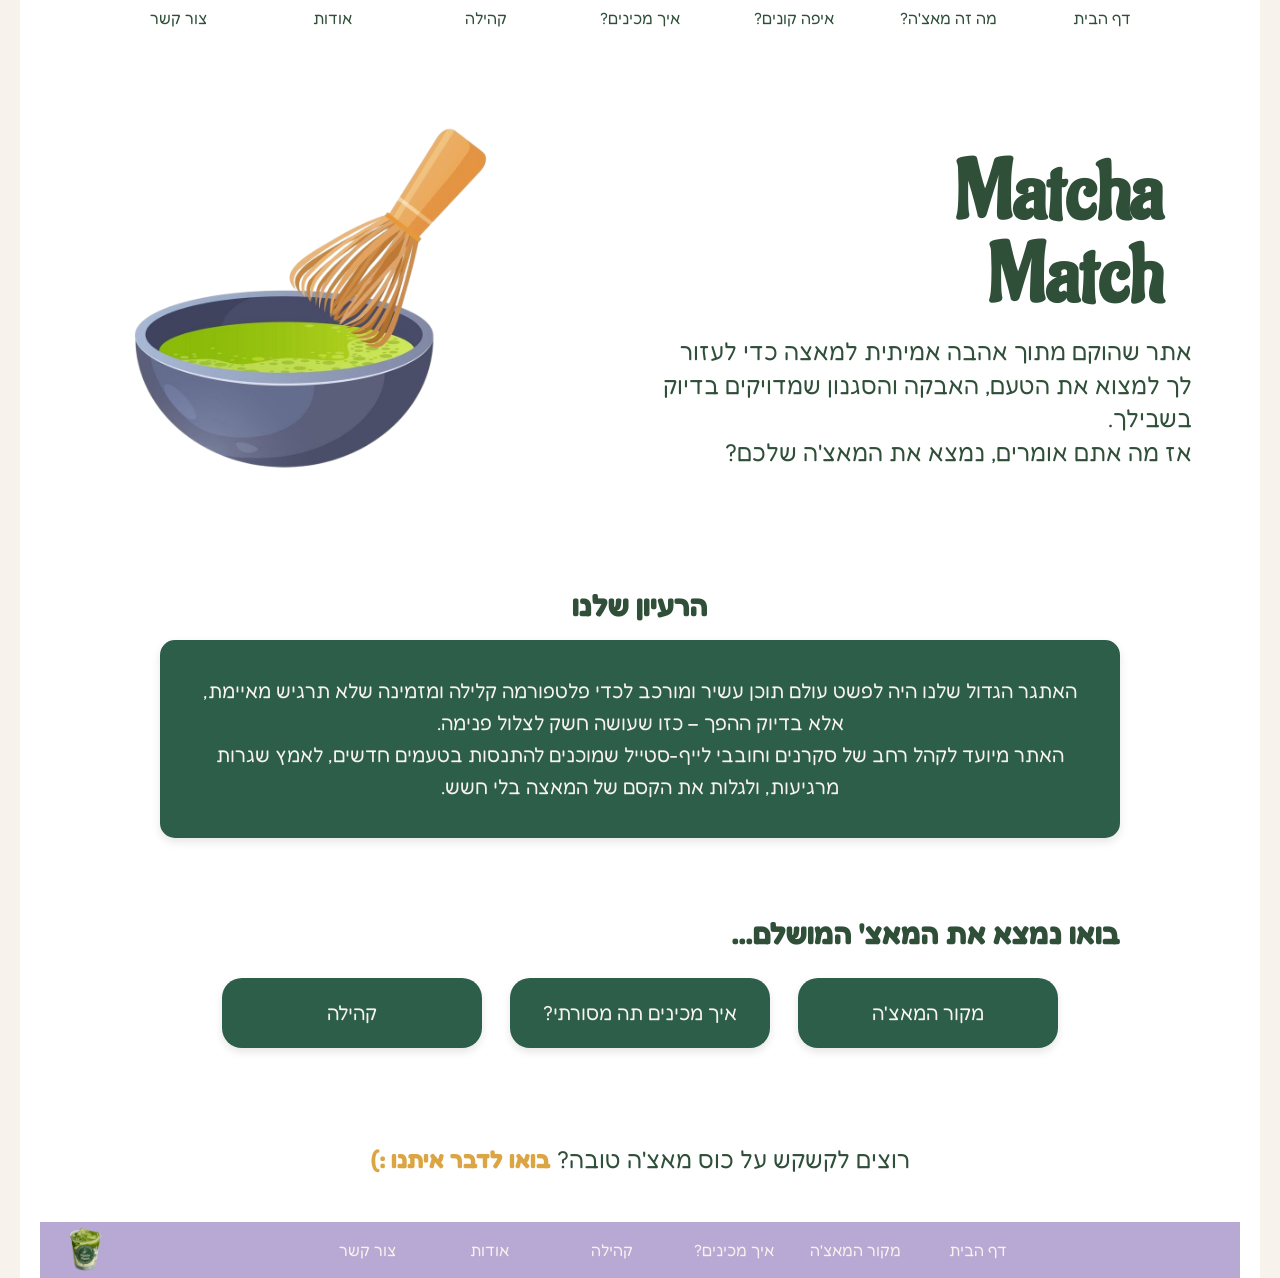
<file: index.html>
﻿<!DOCTYPE html>
<html lang="he">
<head>
    <meta charset="utf-8" />
    <title>דף הבית | Matcha Match</title>
    <meta name="description" content="אתר שמספק מידע על מאצ'ה" />
    <meta name="author" content="נויה מרקוס ומיטל כהן" />
    <meta name="viewport" content="width=device-width, initial-scale=1.0, user-scalable=yes" />
    
    <link rel="icon" href="images/logo.png" />
    
    <link href="styles/reset.css" rel="stylesheet" />
    <link href="styles/myStyle.css" rel="stylesheet" />
</head>
<body>
<div id="container">

    <!-- בר ניווט עליון-->
    <nav aria-label="תפריט עליון">
        <ul class="main-menu">
            <li><a href="index.html">דף הבית</a></li>
            <li>
                <a href="#">מה זה מאצ'ה?</a>
                <ul class="sub-menu">
                    <li><a href="origin.html">מקור המאצ'ה</a></li>
                    <li><a href="#" class="notActive">סוגים ודרגות איכות</a></li>
                </ul>
            </li>
            <li>
                <a href="#">איפה קונים?</a>
                <ul class="sub-menu">
                    <li><a href="#" class="notActive">חנויות</a></li>
                    <li><a href="#" class="notActive">בתי קפה</a></li>
                </ul>
            </li>
            <li>
                <a href="#">איך מכינים?</a>
                <ul class="sub-menu">
                    <li><a href="traditional.html">תה מסורתי</a></li>
                    <li><a href="#" class="notActive">מתכוני עוגיות</a></li>
                </ul>
            </li>
            <li><a href="#" class="notActive">קהילה</a></li>
            <li>
                <a href="#">אודות</a>
                <ul class="sub-menu">
                    <li><a href="about.html">קצת עלינו</a></li>
                    <li><a href="siteMap.html">מפת אתר</a></li>
                </ul>
            </li>
            <li><a href="contactUs.html">צור קשר</a></li>
        </ul>
    </nav>

    <!-- פתיח האתר -->
    <header class="hero-section">
        <div class="hero-right">
            <h1 class="text-logo">
                <span class="logo-line1">Matcha</span><br>
                <span class="logo-line2">Match</span>
            </h1>
            <p>אתר שהוקם מתוך אהבה אמיתית למאצה כדי לעזור לך למצוא את הטעם, האבקה והסגנון שמדויקים בדיוק בשבילך.<br>
                אז מה אתם אומרים, נמצא את המאצ'ה שלכם?</p>
        </div>
        <div class="hero-left">
            <img src="images/matcha_kit.png" alt="ערכת הכנת מאצ'ה" title="ערכת מאצ'ה" />
        </div>
    </header>

    <main>
        <!-- הריבוע המרכזי -->
        <section class="our-idea-box">
            <h2>הרעיון שלנו</h2>
            <p>האתגר הגדול שלנו היה לפשט עולם תוכן עשיר ומורכב לכדי פלטפורמה קלילה ומזמינה שלא תרגיש מאיימת, אלא בדיוק ההפך – כזו שעושה חשק לצלול פנימה.<br> האתר מיועד לקהל רחב של סקרנים וחובבי לייף-סטייל שמוכנים להתנסות בטעמים חדשים, לאמץ שגרות מרגיעות, ולגלות את הקסם של המאצה בלי חשש.</p>
        </section>

        <!-- אזור הריבועים הלחיצים -->
        <section class="clickable-squares-section">
            <h2> בואו נמצא את המאצ' המושלם...</h2>
            <div class="squares-container">
                <a href="origin.html" class="square-link">מקור המאצ'ה</a>
                <a href="traditional.html" class="square-link">איך מכינים תה מסורתי?</a>
                <a href=# class="square-link notActive">קהילה</a>
            </div>
        </section>

        <!-- שורת צור קשר -->
        <section class="contact-row">
            <p>רוצים לקשקש על כוס מאצ'ה טובה? <a href="contactUs.html">בואו לדבר איתנו :)</a></p>
        </section>
    </main>
    <footer>
        <!-- תמונת כוס המאצ'ה -->
        <div class="footer-right">
            <img src="images/logo.png" alt="כוס מאצ'ה קרה" class="footer-cup-img" />
        </div>

        <div class="footer-left">
            <nav aria-label="תפריט תחתון">
                <ul class="main-menu">
                    <li><a href="index.html">דף הבית</a></li>
                    <li><a href="origin.html">מקור המאצ'ה</a></li>
                    <li><a href="traditional.html">איך מכינים?</a></li>
                    <li><a href="#" class="notActive">קהילה</a></li>
                    <li><a href="about.html">אודות</a></li>
                    <li><a href="contactUs.html">צור קשר</a></li>
                </ul>
            </nav>
        </div>
        </footer>
    
</div>
</body>
</html>
</file>
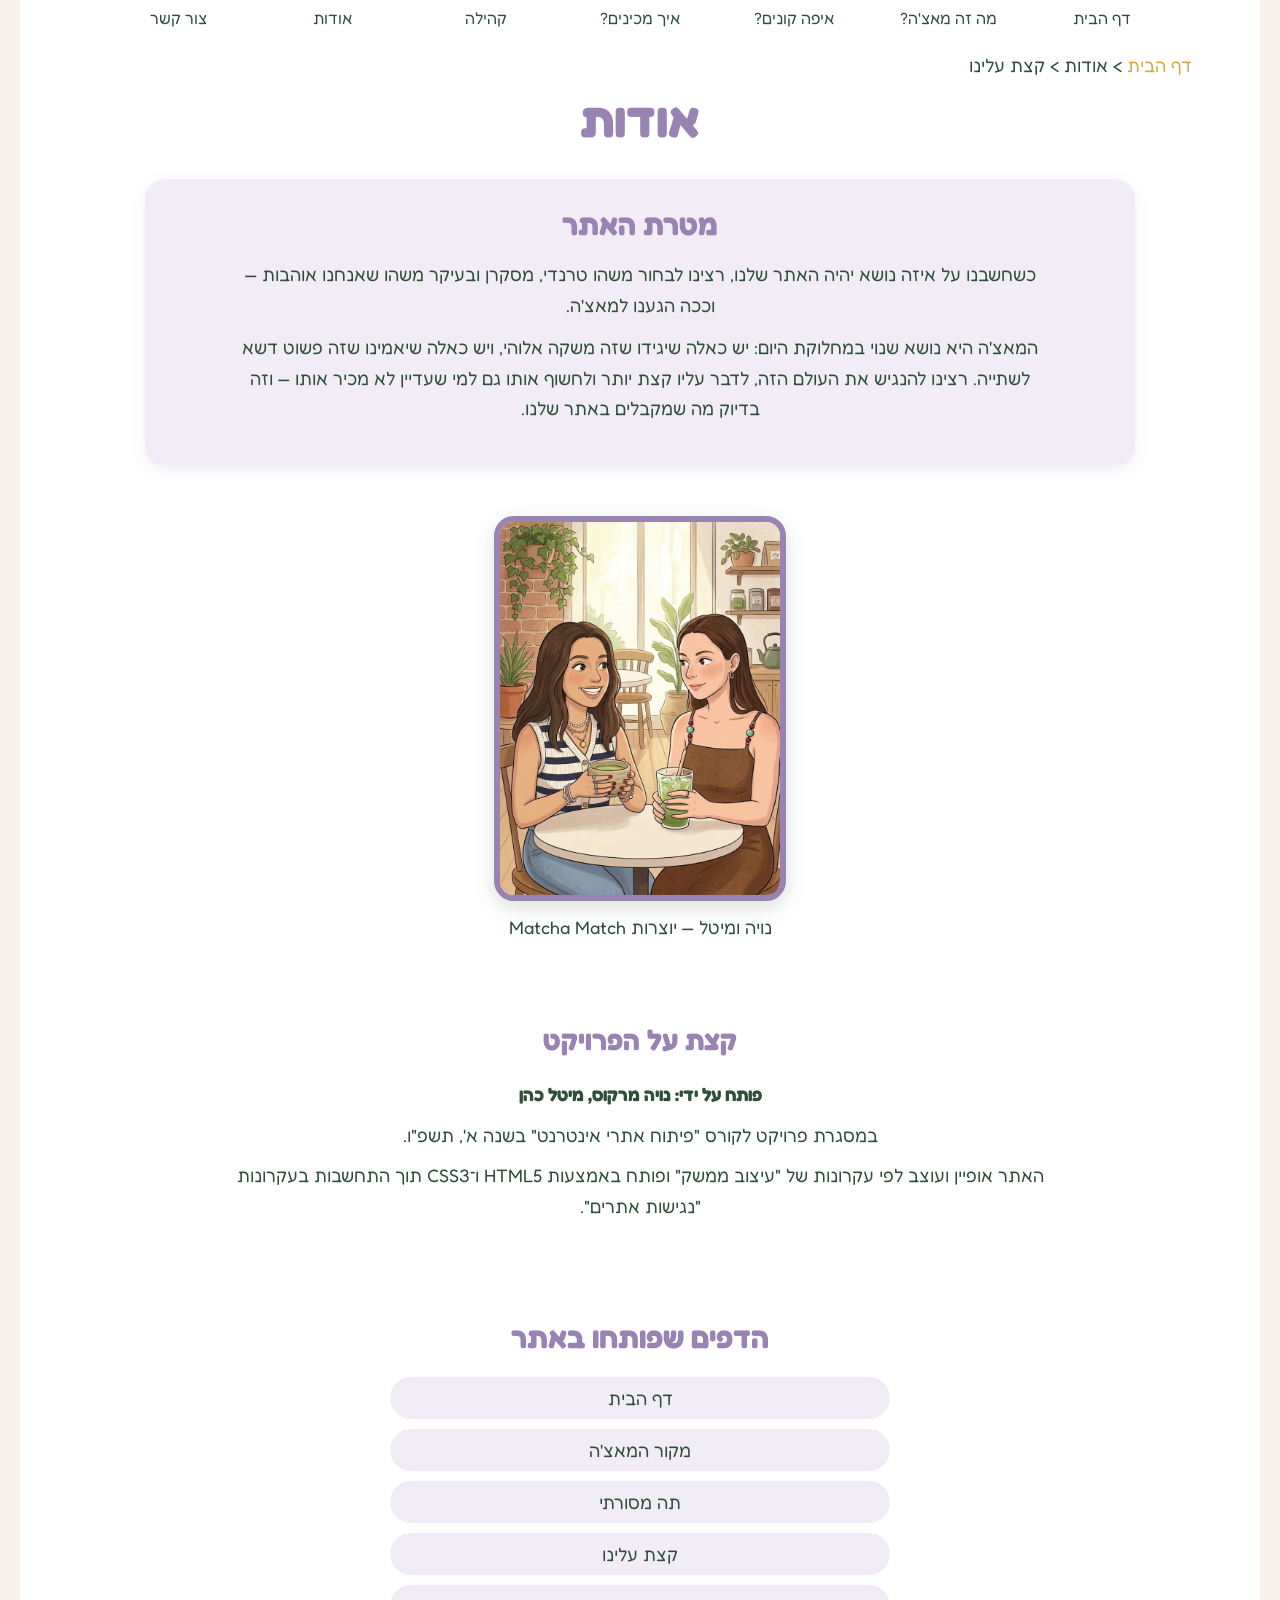
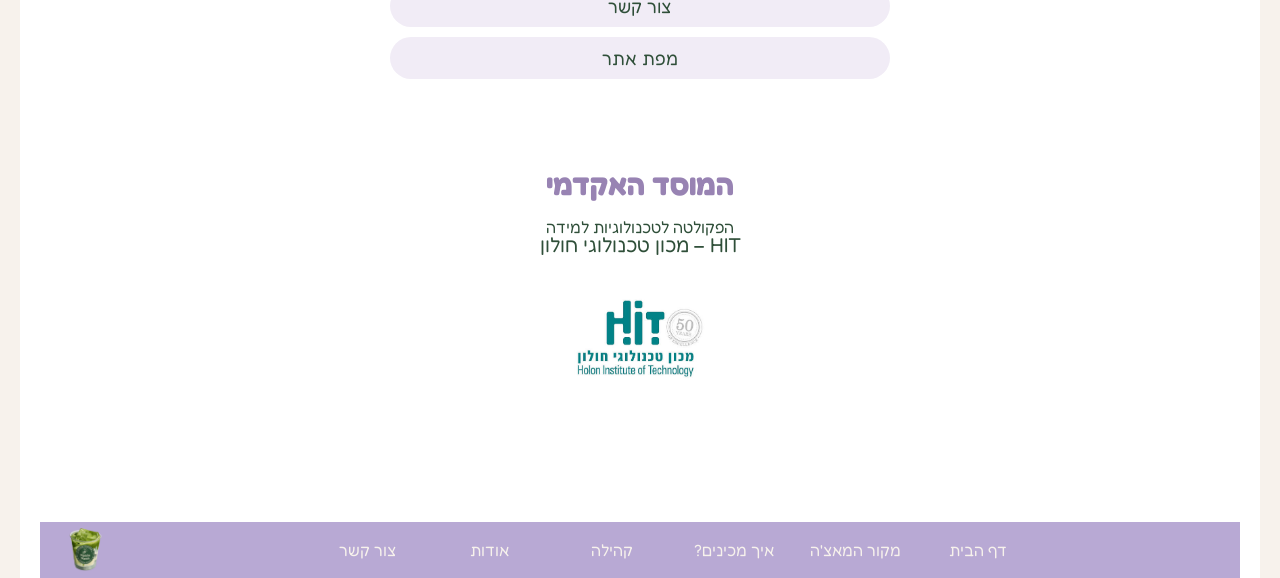
<file: about.html>
<!DOCTYPE html>
<html lang="he">

<head>

    <meta charset="utf-8" />

    <title>אודות | Matcha Match</title>

    <meta name="description" content="קצת עלינו ועל אתר Matcha Match" />

    <meta name="author" content="נויה מרקוס ומיטל כהן" />

    <meta name="viewport" content="width=device-width, initial-scale=1.0, user-scalable=yes" />

    <link rel="icon" href="images/logo.png" />

    <link href="styles/reset.css" rel="stylesheet" />
    <link href="styles/myStyle.css" rel="stylesheet" />

</head>


<body>

<div id="container">


    <!--תפריט ניווט עליון-->

    <nav aria-label="תפריט עליון">

        <ul class="main-menu">

            <!-- דף הבית -->
            <li>
                <a href="index.html">דף הבית</a>
            </li>


            <!-- מה זה מאצ'ה? -->
            <li>

                <a href="#">מה זה מאצ'ה?</a>

                <ul class="sub-menu">

                    <li>
                        <a href="origin.html">מקור המאצ'ה</a>
                    </li>

                    <li>
                        <a href="#" class="notActive">
                            סוגים ודרגות איכות
                        </a>
                    </li>

                </ul>

            </li>


            <!-- איפה קונים? -->
            <li>

                <a href="#">איפה קונים?</a>

                <ul class="sub-menu">

                    <li>
                        <a href="#" class="notActive">
                            חנויות
                        </a>
                    </li>

                    <li>
                        <a href="#" class="notActive">
                            בתי קפה
                        </a>
                    </li>

                </ul>

            </li>


            <!-- איך מכינים? -->
            <li>

                <a href="#">איך מכינים?</a>

                <ul class="sub-menu">

                    <li>
                        <a href="traditional.html">
                            תה מסורתי
                        </a>
                    </li>

                    <li>
                        <a href="#" class="notActive">
                            מתכוני עוגיות
                        </a>
                    </li>

                </ul>

            </li>


            <!-- קהילה -->
            <li>
                <a href="#" class="notActive">קהילה</a>
            </li>


            <!-- אודות -->
            <li>

                <a href="#">אודות</a>

                <ul class="sub-menu">

                    <li>
                        <a href="about.html">
                            קצת עלינו
                        </a>
                    </li>

                    <li>
                        <a href="siteMap.html">
                            מפת אתר
                        </a>
                    </li>

                </ul>

            </li>


            <!-- צור קשר -->
            <li>
                <a href="contactUs.html">צור קשר</a>
            </li>

        </ul>

    </nav>


    <!--פירורי לחם-->

    <div class="breadcrumbs">

        <a href="index.html">דף הבית</a>

        &gt;

        <span class="notActive">
            אודות
        </span>

        &gt;

        קצת עלינו

    </div>


    <!-- כותרת ראשית-->

    <header class="about-header">

        <h1>
            אודות
        </h1>

    </header>


    <main>


        <!-- מטרת האתר-->

        <section class="about-purpose">

            <h2>
                מטרת האתר
            </h2>

            <p>
                כשחשבנו על איזה נושא יהיה האתר שלנו, רצינו לבחור משהו
                טרנדי, מסקרן ובעיקר משהו שאנחנו אוהבות — וככה הגענו למאצ'ה.
            </p>

            <p>
                המאצ'ה היא נושא שנוי במחלוקת היום: יש כאלה שיגידו שזה
                משקה אלוהי, ויש כאלה שיאמינו שזה פשוט דשא לשתייה.
                רצינו להנגיש את העולם הזה, לדבר עליו קצת יותר ולחשוף אותו
                גם למי שעדיין לא מכיר אותו — וזה בדיוק מה שמקבלים באתר שלנו.
            </p>

        </section>

        <section class="about-image-section">

            <img
                    src="images/noya_meytal.jpg"
                    alt="נויה ומיטל שותות מאצ'ה"
            />

            <p class="image-caption">
                נויה ומיטל — יוצרות Matcha Match
            </p>

        </section>

        <section class="project-info">

            <h2>
                קצת על הפרויקט
            </h2>

            <p>
                <strong>פותח על ידי: נויה מרקוס, מיטל כהן</strong>
            </p>

            <p>
                במסגרת פרויקט לקורס "פיתוח אתרי אינטרנט" בשנה א', תשפ"ו.
            </p>

            <p>
                האתר אופיין ועוצב לפי עקרונות של "עיצוב ממשק" ופותח באמצעות HTML5 ו־CSS3 תוך התחשבות בעקרונות "נגישות אתרים".
            </p>

        </section>
        

        <section class="developed-pages">

            <h2>
                הדפים שפותחו באתר
            </h2>

            <ul>

                <li>
                    <a href="index.html">
                        דף הבית
                    </a>
                </li>

                <li>
                    <a href="origin.html">
                        מקור המאצ'ה
                    </a>
                </li>

                <li>
                    <a href="traditional.html">
                        תה מסורתי
                    </a>
                </li>

                <li>
                    <a href="about.html">
                        קצת עלינו
                    </a>
                </li>

                <li>
                    <a href="contactUs.html">
                        צור קשר
                    </a>
                </li>

                <li>
                    <a href="siteMap.html">
                        מפת אתר
                    </a>
                </li>

            </ul>

        </section>
        
        <section class="hit-section">

            <h2>
                המוסד האקדמי
            </h2>
            <p>הפקולטה לטכנולוגיות למידה</p>
            <a
                    href="https://www.hit.ac.il/"
                    target="_blank"
                    rel="noopener noreferrer"
            >
                HIT – מכון טכנולוגי חולון
            </a>

            <a
                    href="https://www.hit.ac.il/"
                    target="_blank"
                    rel="noopener noreferrer"
            >
                <img
                        src="images/logo_hit.jpg"
                        alt="לוגו HIT - מכון טכנולוגי חולון"
                />

            </a>

        </section>


    </main>


    <!--תפריט ניווט תחתון-->

    <footer>

        <div class="footer-right">

            <img
                    src="images/logo.png"
                    alt="כוס מאצ'ה קרה"
                    class="footer-cup-img"
            />

        </div>

        <div class="footer-left">

            <nav aria-label="תפריט תחתון">

                <ul class="main-menu">

                    <li>
                        <a href="index.html">
                            דף הבית
                        </a>
                    </li>

                    <li>
                        <a href="origin.html">
                            מקור המאצ'ה
                        </a>
                    </li>

                    <li>
                        <a href="traditional.html">
                            איך מכינים?
                        </a>
                    </li>

                    <li><a href="#" class="notActive">קהילה</a></li>
                    
                    <li>
                        <a href="about.html">
                            אודות
                        </a>
                    </li>

                    <li>
                        <a href="contactUs.html">
                            צור קשר
                        </a>
                    </li>

                </ul>

            </nav>

        </div>

    </footer>
    
</div>

</body>

</html>
</file>
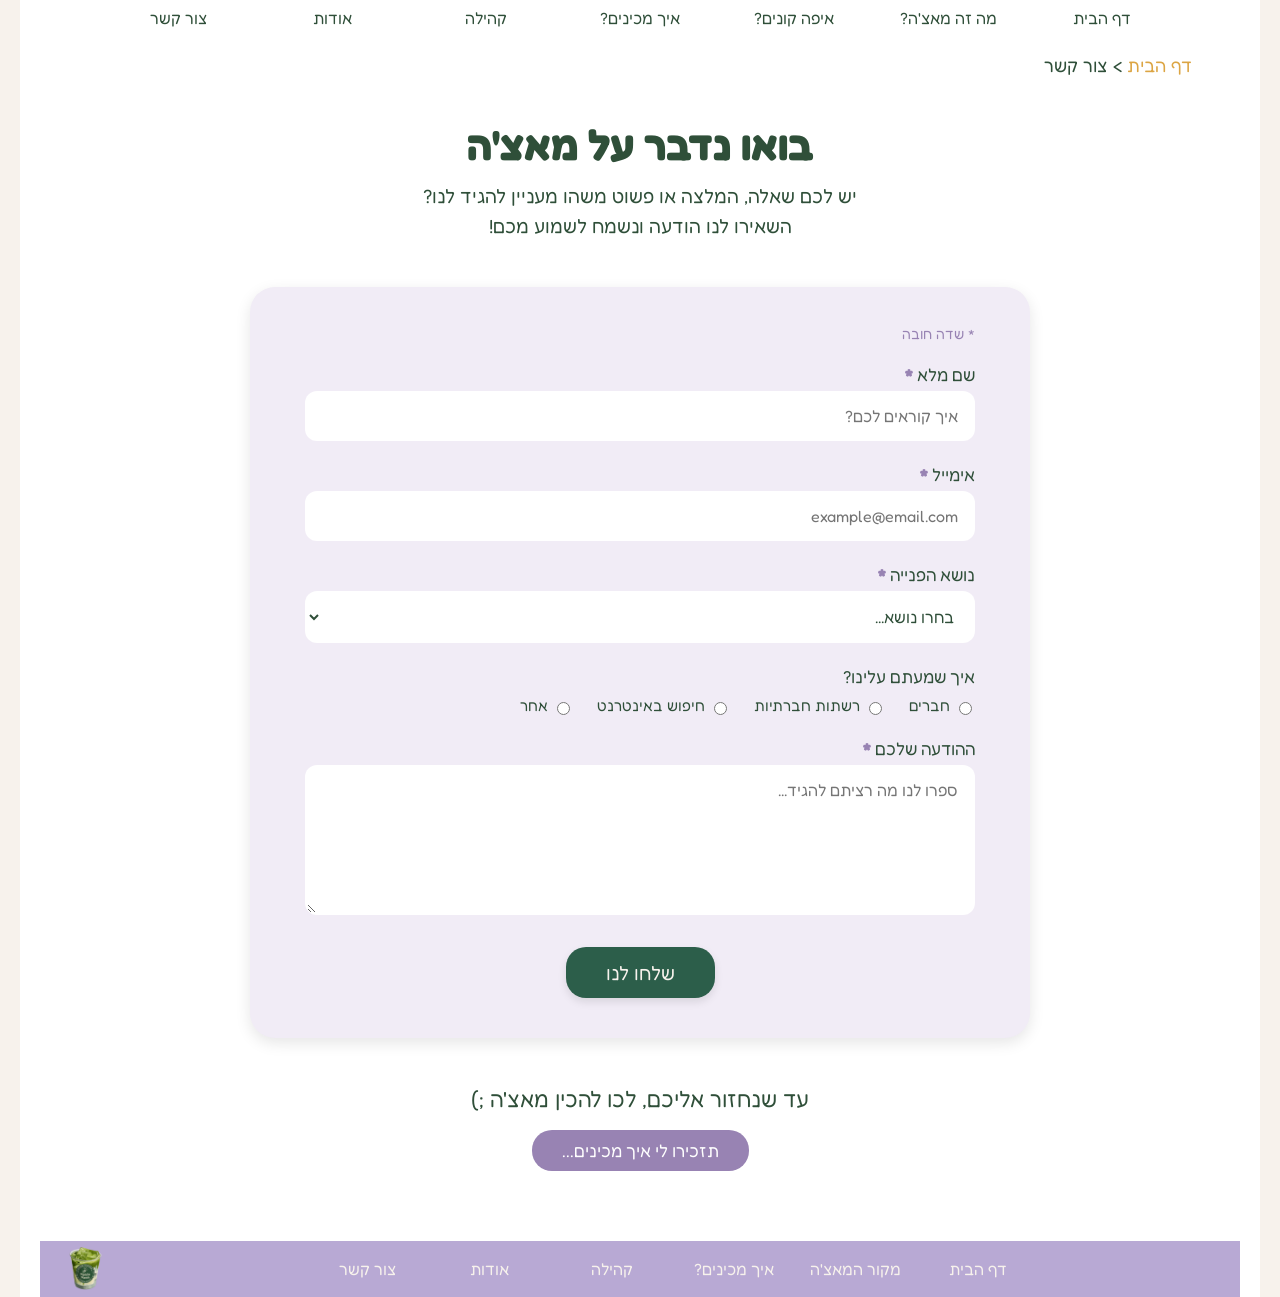
<file: contactUs.html>
<!DOCTYPE html>
<html lang="he">

<head>
    <meta charset="utf-8" />

    <title>צור קשר | Matcha Match</title>

    <meta name="description" content="עמוד צור קשר באתר Matcha Match" />
    <meta name="author" content="נויה מרקוס ומיטל כהן" />

    <meta name="viewport"
          content="width=device-width, initial-scale=1.0, user-scalable=yes" />

    <link rel="icon" href="images/logo.png" />

    <link href="styles/reset.css" rel="stylesheet" />
    <link href="styles/myStyle.css" rel="stylesheet" />
</head>

<body>

<div id="container">


    <!--תפריט עליון-->

    <nav aria-label="תפריט עליון">

        <ul class="main-menu">

            <li>
                <a href="index.html">דף הבית</a>
            </li>

            <li>
                <a href="#">מה זה מאצ'ה?</a>

                <ul class="sub-menu">

                    <li>
                        <a href="origin.html">מקור המאצ'ה</a>
                    </li>

                    <li>
                        <a href="#" class="notActive">סוגים ודרגות איכות</a>
                    </li>

                </ul>
            </li>


            <li>
                <a href="#">איפה קונים?</a>

                <ul class="sub-menu">

                    <li>
                        <a href="#" class="notActive">חנויות</a>
                    </li>

                    <li>
                        <a href="#" class="notActive">בתי קפה</a>
                    </li>

                </ul>
            </li>


            <li>
                <a href="#">איך מכינים?</a>

                <ul class="sub-menu">

                    <li>
                        <a href="traditional.html">תה מסורתי</a>
                    </li>

                    <li>
                        <a href="#" class="notActive">מתכוני עוגיות</a>
                    </li>

                </ul>
            </li>


            <!-- קהילה-->
            <li>
                <a href="#" class="notActive">קהילה</a>
            </li>


            <li>
                <a href="#">אודות</a>

                <ul class="sub-menu">

                    <li>
                        <a href="about.html">קצת עלינו</a>
                    </li>

                    <li>
                        <a href="siteMap.html">מפת אתר</a>
                    </li>

                </ul>
            </li>


            <li>
                <a href="contactUs.html">צור קשר</a>
            </li>

        </ul>

    </nav>



    <!--פירורי לחם-->

    <div class="breadcrumbs">

        <a href="index.html">דף הבית</a>

        &gt;

        צור קשר

    </div>



    <main>


        <!--כותרת העמוד-->

        <header class="contact-header">

            <h1>בואו נדבר על מאצ'ה</h1>
            <p>
                יש לכם שאלה, המלצה או פשוט משהו מעניין להגיד לנו?
                <br />
                השאירו לנו הודעה ונשמח לשמוע מכם!
            </p>

        </header>



        <!--אזור הטופס-->

        <section class="contact-form-section">

            <form class="contact-form">
                
                <p class="required-note">
                    * שדה חובה
                </p>
                
                <!--  שם מלא - text-->
                <div class="form-group">

                    <label for="fullName">
                        שם מלא <span class="required-star">*</span>
                    </label>

                    <input
                            type="text"
                            id="fullName"
                            name="fullName"
                            placeholder="איך קוראים לכם?"
                            required
                    />

                </div>

                <!-- אימייל-->

                <div class="form-group">

                    <label for="email">
                        אימייל <span class="required-star">*</span>
                    </label>

                    <input
                            type="email"
                            id="email"
                            name="email"
                            placeholder="example@email.com"
                            required
                    />

                </div>

                <!--נושא הפנייה-->

                <div class="form-group">

                    <label for="subject">
                        נושא הפנייה <span class="required-star">*</span>
                    </label>

                    <select
                            id="subject"
                            name="subject"
                            required
                    >

                        <!-- האפשרות הראשונה אינה נחשבת לבחירה -->
                        <option value="" selected disabled>
                            בחרו נושא...
                        </option>

                        <option value="matcha-question">
                            שאלה על מאצ'ה
                        </option>

                        <option value="website-suggestion">
                            הצעה לאתר
                        </option>

                        <option value="website-problem">
                            מצאתי בעיה באתר
                        </option>

                        <option value="other">
                            אחר
                        </option>

                    </select>

                </div>
                
                <!-- איך שמעתם עלינו? - radio-->

                <fieldset class="radio-group">

                    <legend>
                        איך שמעתם עלינו?
                    </legend>


                    <label>
                        <input
                                type="radio"
                                name="heardAboutUs"
                                value="friends"
                        />
                        חברים
                    </label>


                    <label>
                        <input
                                type="radio"
                                name="heardAboutUs"
                                value="social-media"
                        />
                        רשתות חברתיות
                    </label>


                    <label>
                        <input
                                type="radio"
                                name="heardAboutUs"
                                value="search"
                        />
                        חיפוש באינטרנט
                    </label>


                    <label>
                        <input
                                type="radio"
                                name="heardAboutUs"
                                value="other"
                        />
                        אחר
                    </label>

                </fieldset>

                <!--תוכן ההודעה-->
                <div class="form-group">

                    <label for="message">
                        ההודעה שלכם <span class="required-star">*</span>
                    </label>

                    <textarea
                            id="message"
                            name="message"
                            rows="6"
                            placeholder="ספרו לנו מה רציתם להגיד..."
                            required
                    ></textarea>

                </div>

                <!--כפתור שליחה-->

                <button type="submit" class="submit-button">
                    שלחו לנו 
                </button>


            </form>

        </section>

        <!--סיום העמוד-->

        <section class="after-contact">

            <p>
                עד שנחזור אליכם, לכו להכין מאצ'ה ;)
            </p>

            <a href="traditional.html" class="prepare-matcha-button">
                תזכירו לי איך מכינים...
            </a>

        </section>
        
    </main>

    <footer>

        <div class="footer-right">

            <img
                    src="images/logo.png"
                    alt="כוס מאצ'ה קרה"
                    class="footer-cup-img"
            />

        </div>

        <div class="footer-left">

            <nav aria-label="תפריט תחתון">

                <ul class="main-menu">

                    <li>
                        <a href="index.html">דף הבית</a>
                    </li>

                    <li>
                        <a href="origin.html">מקור המאצ'ה</a>
                    </li>

                    <li>
                        <a href="traditional.html">איך מכינים?</a>
                    </li>

                    <li>
                        <a href="#" class="notActive">קהילה</a>
                    </li>

                    <li>
                        <a href="about.html">אודות</a>
                    </li>

                    <li>
                        <a href="contactUs.html">צור קשר</a>
                    </li>

                </ul>

            </nav>

        </div>

    </footer>


</div>

</body>

</html>
</file>
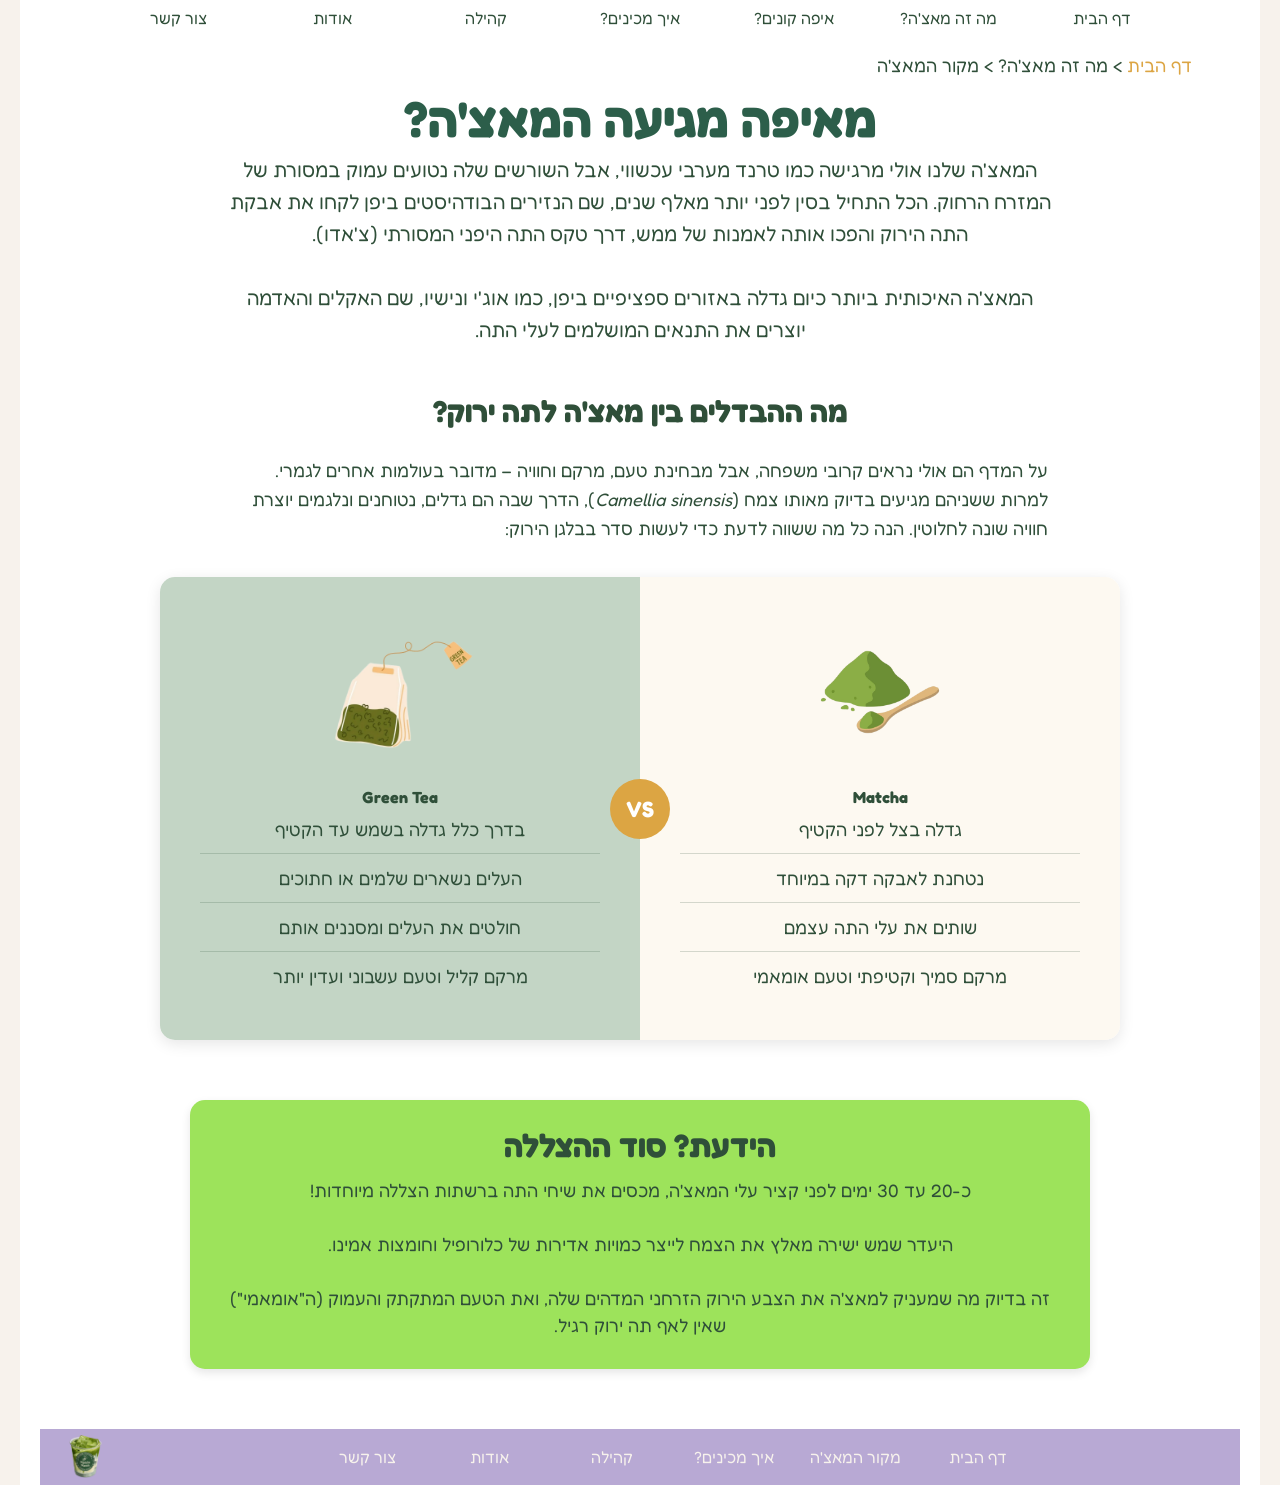
<file: origin.html>
<!DOCTYPE html>
<html lang="he">

<head>
    <meta charset="utf-8" />
    <title>Matcha Match - מקור המאצ'ה</title>
    <meta name="description" content="מידע על מקור המאצ'ה וההבדלים בין מאצ'ה לתה ירוק" />
    <meta name="author" content="נויה מרקוס ומיטל כהן" />
    <meta name="viewport" content="width=device-width, initial-scale=1.0, user-scalable=yes" />
    
    <link rel="icon" href="images/logo.png" />
    
    <link href="styles/reset.css" rel="stylesheet" />
    <link href="styles/myStyle.css" rel="stylesheet" />
</head>

<body>

<div id="container">

    <!-- תפריט עליון-->
    <nav aria-label="תפריט עליון">
        <ul class="main-menu">

            <li>
                <a href="index.html">דף הבית</a>
            </li>

            <li>
                <a href="#">מה זה מאצ'ה?</a>
                <ul class="sub-menu">
                    <li>
                        <a href="origin.html">מקור המאצ'ה</a>
                    </li>
                    <li>
                        <a href="#" class="notActive">סוגים ודרגות איכות</a>
                    </li>
                </ul>
            </li>

            <li>
                <a href="#">איפה קונים?</a>
                <ul class="sub-menu">
                    <li>
                        <a href="#" class="notActive">חנויות</a>
                    </li>
                    <li>
                        <a href="#" class="notActive">בתי קפה</a>
                    </li>
                </ul>
            </li>

            <li>
                <a href="#">איך מכינים?</a>
                <ul class="sub-menu">
                    <li>
                        <a href="traditional.html">תה מסורתי</a>
                    </li>
                    <li>
                        <a href="#" class="notActive">מתכוני עוגיות</a>
                    </li>
                </ul>
            </li>

            <li>
                <a href="#" class="notActive">קהילה</a>
            </li>

            <li>
                <a href="#">אודות</a>
                <ul class="sub-menu">
                    <li>
                        <a href="about.html">קצת עלינו</a>
                    </li>
                    <li>
                        <a href="siteMap.html">מפת אתר</a>
                    </li>
                </ul>
            </li>

            <li>
                <a href="contactUs.html">צור קשר</a>
            </li>

        </ul>
    </nav>


    <!-- פירורי לחם-->
    <div class="breadcrumbs">
        <a href="index.html">דף הבית</a>
        &gt;
        <span class="notActive">מה זה מאצ'ה?</span>
        &gt;
        מקור המאצ'ה
    </div>


    <!-- כותרת העמוד-->
    <header class="page-header">

        <h1>מאיפה מגיעה המאצ'ה?</h1>

        <p>
            המאצ'ה שלנו אולי מרגישה כמו טרנד מערבי עכשווי,
            אבל השורשים שלה נטועים עמוק במסורת של המזרח הרחוק.
            הכל התחיל בסין לפני יותר מאלף שנים, שם 
            הנזירים הבודהיסטים ביפן לקחו את אבקת התה הירוק
            והפכו אותה לאמנות של ממש, דרך טקס התה היפני
            המסורתי (צ'אדו).
            <br><br>
            המאצ'ה האיכותית ביותר כיום גדלה באזורים ספציפיים
            ביפן, כמו אוג'י ונישיו, שם האקלים והאדמה יוצרים
            את התנאים המושלמים לעלי התה.
        </p>

    </header>


    <main>

        <!-- השוואה בין מאצ'ה לתה ירוק-->
        <section class="comparison-section">

            <h2>מה ההבדלים בין מאצ'ה לתה ירוק?</h2>
            <!-- פסקת הסבר לפני טבלת ההשוואה -->
            <p class="comparison-intro">
                על המדף הם אולי נראים קרובי משפחה,
                אבל מבחינת טעם, מרקם וחוויה – מדובר בעולמות אחרים לגמרי.
                למרות ששניהם מגיעים בדיוק מאותו צמח
                (<em>Camellia sinensis</em>),
                הדרך שבה הם גדלים, נטוחנים ונלגמים יוצרת חוויה שונה לחלוטין.
                הנה כל מה ששווה לדעת כדי לעשות סדר בבלגן הירוק:
            </p>
            <div class="comparison-wrapper">

                <!-- צד המאצ'ה -->
                <div class="comparison-side matcha-side">
                    
                    <img src="images/matcha_hill.png"
                         alt="אבקת מאצ'ה וכפית">
                    
                    <h3>Matcha</h3>

                    <ul>
                        <li>גדלה בצל לפני הקטיף</li>
                        <li>נטחנת לאבקה דקה במיוחד</li>
                        <li>שותים את עלי התה עצמם</li>
                        <li>מרקם סמיך וקטיפתי וטעם אומאמי</li>
                    </ul>

                </div>
                
                <!-- עיגול VS -->
                <div class="vs-circle">
                    VS
                </div>


                <!-- צד התה הירוק -->
                <div class="comparison-side greentea-side">
                    
                    <img src="images/tea_bag.png"
                         alt="שקיק תה ירוק">
                    
                    <h3>Green Tea</h3>
                    <ul>
                        <li>בדרך כלל גדלה בשמש עד הקטיף</li>
                        <li>העלים נשארים שלמים או חתוכים</li>
                        <li>חולטים את העלים ומסננים אותם</li>
                        <li>מרקם קליל וטעם עשבוני ועדין יותר</li>
                    </ul>

                </div>

            </div>

        </section>


        <!-- הידעת?-->
        <section class="did-you-know">

            <h2>הידעת? סוד ההצללה</h2>

            <p>
                כ-20 עד 30 ימים לפני קציר עלי המאצ'ה,
                מכסים את שיחי התה ברשתות הצללה מיוחדות!
                <br><br>
                היעדר שמש ישירה מאלץ את הצמח לייצר כמויות
                אדירות של כלורופיל וחומצות אמינו.
                <br><br>
                זה בדיוק מה שמעניק למאצ'ה את הצבע הירוק
                הזרחני המדהים שלה, ואת הטעם המתקתק והעמוק
                (ה"אומאמי") שאין לאף תה ירוק רגיל.
            </p>

        </section>

    </main>
    
    <footer>

        <div class="footer-right">
            <img
                    src="images/logo.png"
                    alt="כוס מאצ'ה קרה"
                    class="footer-cup-img"
            />
        </div>

        <div class="footer-left">

            <nav aria-label="תפריט תחתון">

                <ul class="main-menu">

                    <li>
                        <a href="index.html">דף הבית</a>
                    </li>

                    <li>
                        <a href="origin.html">מקור המאצ'ה</a>
                    </li>

                    <li>
                        <a href="traditional.html">איך מכינים?</a>
                    </li>

                    <li>
                        <a href="#" class="notActive">קהילה</a>
                    </li>

                    <li>
                        <a href="about.html">אודות</a>
                    </li>

                    <li>
                        <a href="contactUs.html">צור קשר</a>
                    </li>

                </ul>

            </nav>

        </div>

    </footer>

</div>

</body>
</html>
</file>
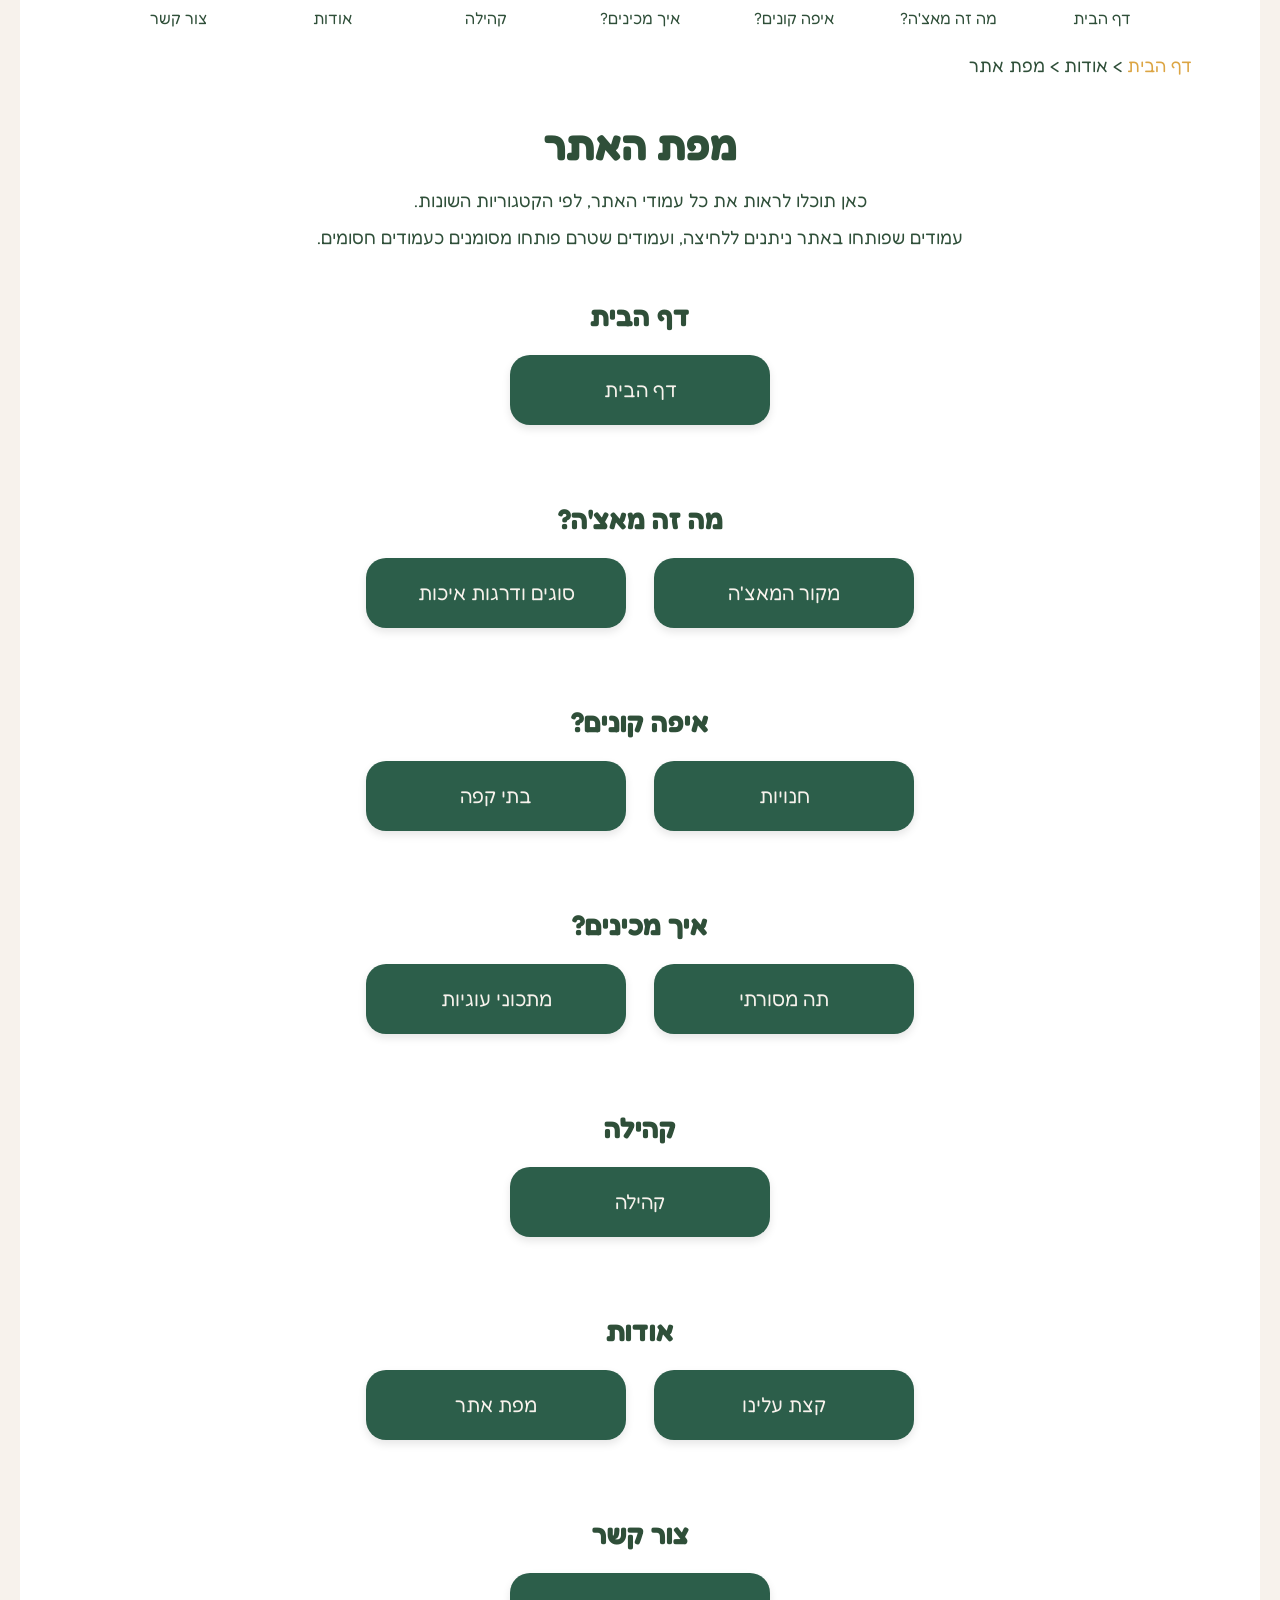
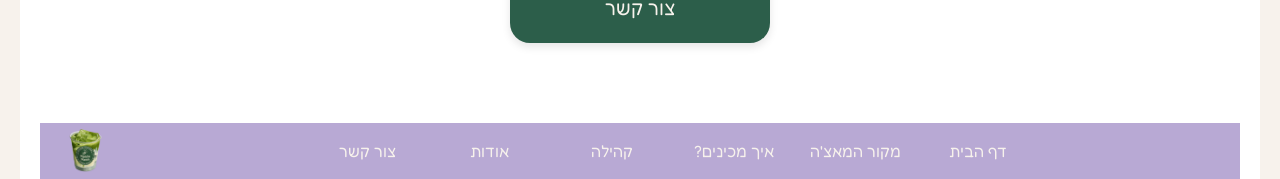
<file: siteMap.html>
<!DOCTYPE html>
<html lang="he">

<head>
    <meta charset="utf-8" />

    <title>מפת האתר | Matcha Match</title>

    <meta name="description" content="מפת האתר של Matcha Match" />

    <meta name="author" content="נויה מרקוס ומיטל כהן" />

    <meta name="viewport" content="width=device-width, initial-scale=1.0, user-scalable=yes" />
    
    <link rel="icon" href="images/logo.png" />
    
    <link href="styles/reset.css" rel="stylesheet" />
    <link href="styles/myStyle.css" rel="stylesheet" />
</head>


<body>

<div id="container">


    <!-- תפריט עליון -->

    <nav aria-label="תפריט עליון">

        <ul class="main-menu">

            <li>
                <a href="index.html">דף הבית</a>
            </li>
            
            <li>
                <a href="#">מה זה מאצ'ה?</a>

                <ul class="sub-menu">

                    <li>
                        <a href="origin.html">מקור המאצ'ה</a>
                    </li>

                    <li>
                        <a href="#" class="notActive">סוגים ודרגות איכות</a>
                    </li>

                </ul>
            </li>
            
            <li>
                <a href="#">איפה קונים?</a>

                <ul class="sub-menu">

                    <li>
                        <a href="#" class="notActive">חנויות</a>
                    </li>

                    <li>
                        <a href="#" class="notActive">בתי קפה</a>
                    </li>

                </ul>
            </li>


            <li>
                <a href="#">איך מכינים?</a>

                <ul class="sub-menu">

                    <li>
                        <a href="traditional.html">תה מסורתי</a>
                    </li>

                    <li>
                        <a href="#" class="notActive">מתכוני עוגיות</a>
                    </li>

                </ul>
            </li>


            <!-- קהילה-->
            <li>
                <a href="#" class="notActive">קהילה</a>
            </li>


            <li>
                <a href="#">אודות</a>

                <ul class="sub-menu">

                    <li>
                        <a href="about.html">קצת עלינו</a>
                    </li>

                    <li>
                        <a href="siteMap.html">מפת אתר</a>
                    </li>

                </ul>
            </li>
            
            <li>
                <a href="contactUs.html">צור קשר</a>
            </li>

        </ul>

    </nav>

    <!-- פירורי לחם-->

    <div class="breadcrumbs">

        <a href="index.html">דף הבית</a>

        &gt;

        <span class="notActive">אודות</span>

        &gt;

        מפת אתר

    </div>



    <main>


        <!-- כותרת העמוד -->

        <header class="sitemap-header">

            <h1>מפת האתר</h1>

        </header>

        <section class="sitemap-intro">

            <p>
                כאן תוכלו לראות את כל עמודי האתר,
                לפי הקטגוריות השונות.
            </p>

            <p>
                עמודים שפותחו באתר ניתנים ללחיצה,
                ועמודים שטרם פותחו מסומנים כעמודים חסומים.
            </p>

        </section>
        <!--קטגוריות האתר-->
        <ul class="sitemap-tree">

            <li class="sitemap-category">
                <h2>דף הבית</h2>

                <ul class="sitemap-squares">
                    <li>
                        <a href="index.html" class="square-link">דף הבית</a>
                    </li>
                </ul>
            </li>

            <li class="sitemap-category">
                <h2>מה זה מאצ'ה?</h2>

                <!--העמודים השייכים לקטגוריה-->
                <ul class="sitemap-squares">
                    <li>
                        <a href="origin.html" class="square-link">מקור המאצ'ה</a>
                    </li>
                    <li>
                        <a href="#" class="square-link notActive">סוגים ודרגות איכות</a>
                    </li>
                </ul>
            </li>

            <li class="sitemap-category">
                <h2>איפה קונים?</h2>

                <ul class="sitemap-squares">
                    <li>
                        <a href="#" class="square-link notActive">חנויות</a>
                    </li>
                    <li>
                        <a href="#" class="square-link notActive">בתי קפה</a>
                    </li>
                </ul>
            </li>

            <li class="sitemap-category">
                <h2>איך מכינים?</h2>

                <ul class="sitemap-squares">
                    <li>
                        <a href="traditional.html" class="square-link">תה מסורתי</a>
                    </li>
                    <li>
                        <a href="#" class="square-link notActive">מתכוני עוגיות</a>
                    </li>
                </ul>
            </li>

            <li class="sitemap-category">
                <h2>קהילה</h2>

                <ul class="sitemap-squares">
                    <li>
                        <a href="#" class="square-link notActive">קהילה</a>
                    </li>
                </ul>
            </li>

            <li class="sitemap-category">
                <h2>אודות</h2>

                <ul class="sitemap-squares">
                    <li>
                        <a href="about.html" class="square-link">קצת עלינו</a>
                    </li>
                    <li>
                        <a href="siteMap.html" class="square-link">מפת אתר</a>
                    </li>
                </ul>
            </li>

            <li class="sitemap-category">
                <h2>צור קשר</h2>

                <ul class="sitemap-squares">
                    <li>
                        <a href="contactUs.html" class="square-link">צור קשר</a>
                    </li>
                </ul>
            </li>

        </ul>




    </main>

    <footer>

        <!-- תמונת כוס המאצ'ה -->
        <div class="footer-right">

            <img
                    src="images/logo.png"
                    alt="כוס מאצ'ה קרה"
                    class="footer-cup-img"
            />

        </div>


        <!-- תפריט תחתון -->
        <div class="footer-left">

            <nav aria-label="תפריט תחתון">

                <ul class="main-menu">

                    <li>
                        <a href="index.html">דף הבית</a>
                    </li>

                    <li>
                        <a href="origin.html">מקור המאצ'ה</a>
                    </li>

                    <li>
                        <a href="traditional.html">איך מכינים?</a>
                    </li>

                    <li>
                        <a href="#" class="notActive">קהילה</a>
                    </li>

                    <li>
                        <a href="about.html">אודות</a>
                    </li>

                    <li>
                        <a href="contactUs.html">צור קשר</a>
                    </li>

                </ul>

            </nav>

        </div>

    </footer>
    
</div>

</body>

</html>
</file>
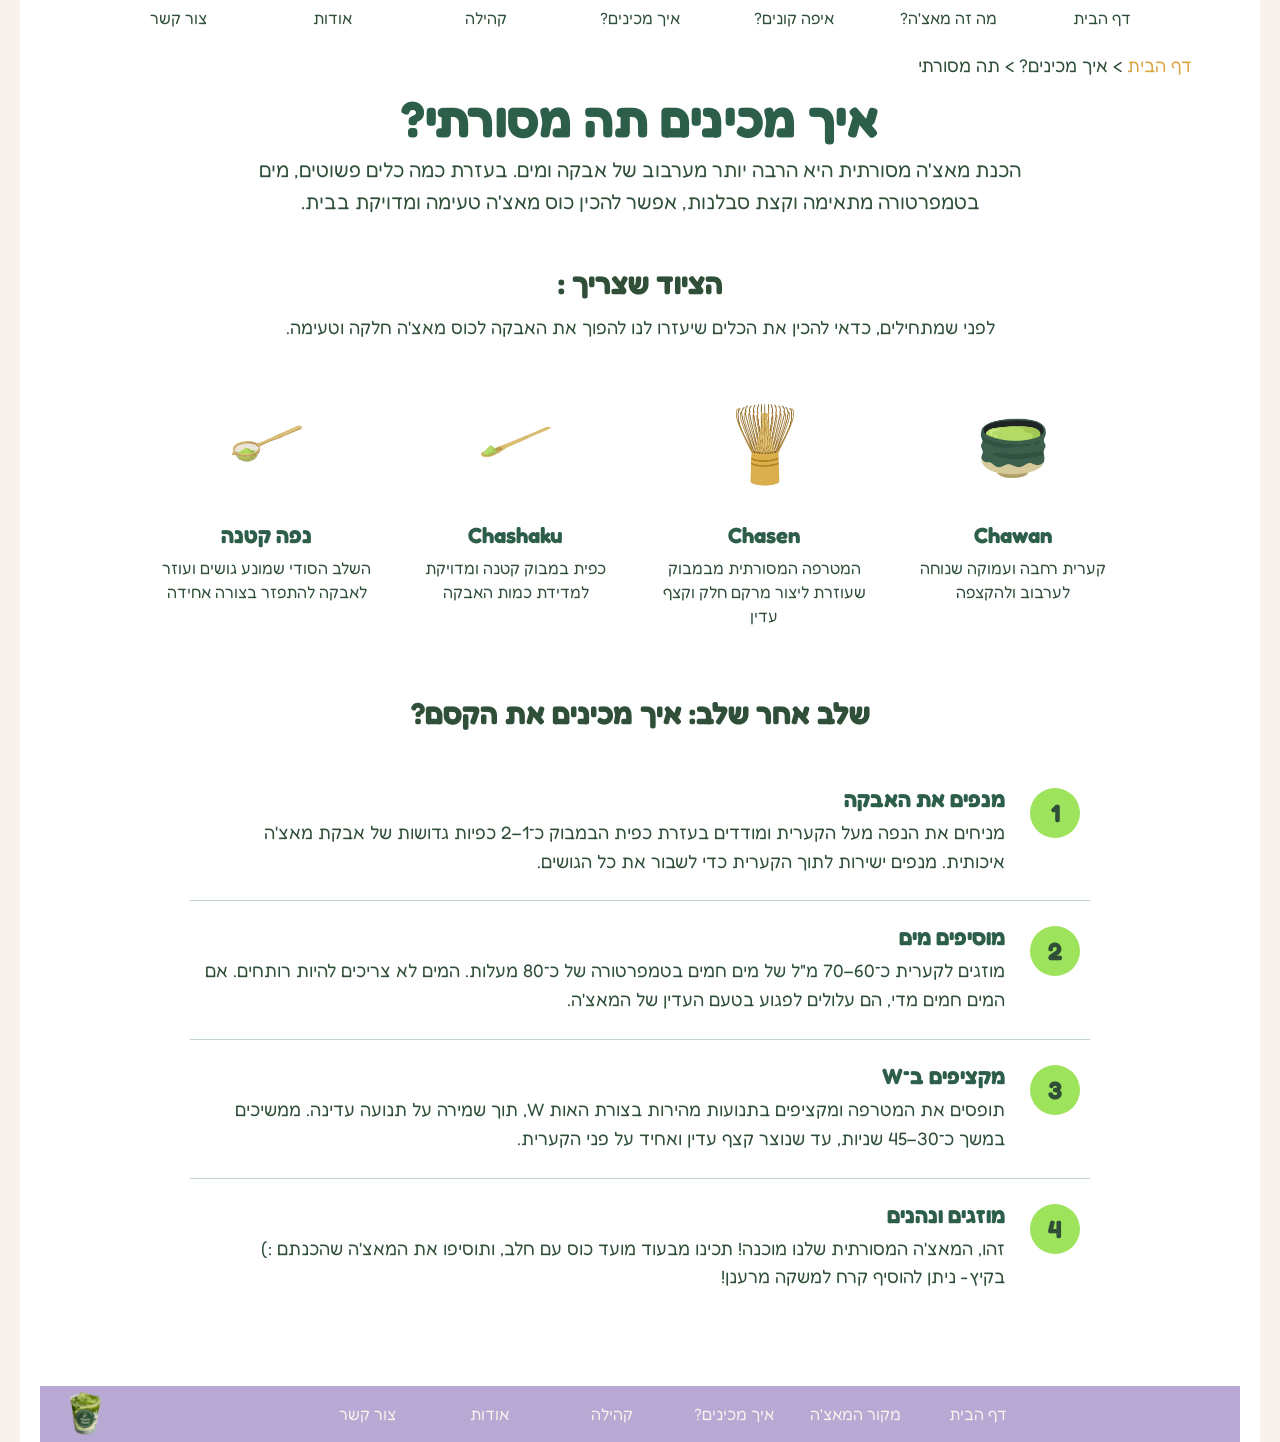
<file: traditional.html>
<!DOCTYPE html>
        <html lang="he">

        <head>
        <meta charset="utf-8" />

        <!-- שם העמוד שיופיע בלשונית בדפדפן -->
        <title>איך מכינים תה מסורתי? | Matcha Match</title>

    <!-- תיאור קצר של העמוד -->
    <meta name="description" content="איך מכינים מאצ'ה בשיטה המסורתית" />

    <meta name="author" content="נויה מרקוס ומיטל כהן" />

    <meta name="viewport" content="width=device-width, initial-scale=1.0, user-scalable=yes" />

    <link rel="icon" href="images/logo.png" />

    <link href="styles/reset.css" rel="stylesheet" />
    <link href="styles/myStyle.css" rel="stylesheet" />
</head>


<body>

<div id="container">

    <!-- תפריט ניווט עליון-->

    <nav aria-label="תפריט עליון">
        
        <ul class="main-menu">

            <!-- דף הבית -->
            <li>
                <a href="index.html">דף הבית</a>
            </li>


            <!-- תפריט "מה זה מאצ'ה?" -->
            <li>

                <a href="#">מה זה מאצ'ה?</a>

                <ul class="sub-menu">

                    <li>
                        <a href="origin.html">מקור המאצ'ה</a>
                    </li>

                    <li>
                        <a href="#" class="notActive">
                            סוגים ודרגות איכות
                        </a>
                    </li>

                </ul>

            </li>


            <!-- תפריט "איפה קונים?" -->
            <li>

                <a href="#">איפה קונים?</a>

                <ul class="sub-menu">

                    <li>
                        <a href="#" class="notActive">
                            חנויות
                        </a>
                    </li>

                    <li>
                        <a href="#" class="notActive">
                            בתי קפה
                        </a>
                    </li>

                </ul>

            </li>


            <!-- תפריט "איך מכינים?" -->
            <li>

                <a href="#">איך מכינים?</a>

                <ul class="sub-menu">

                    <li>
                        <a href="traditional.html">
                            תה מסורתי
                        </a>
                    </li>

                    <li>
                        <a href="#" class="notActive">
                            מתכוני עוגיות
                        </a>
                    </li>

                </ul>

            </li>


            <!-- קהילה -->
            <li>
                <a href="#" class="notActive">קהילה</a>
            </li>


            <!-- תפריט "אודות" -->
            <li>

                <a href="#">אודות</a>

                <ul class="sub-menu">

                    <li>
                        <a href="about.html">
                            קצת עלינו
                        </a>
                    </li>

                    <li>
                        <a href="siteMap.html">
                            מפת אתר
                        </a>
                    </li>

                </ul>

            </li>


            <!-- צור קשר -->
            <li>
                <a href="contactUs.html">צור קשר</a>
            </li>

        </ul>

    </nav>


    <!--פירורי לחם-->

    <div class="breadcrumbs">

        <!-- קישור לדף הבית -->
        <a href="index.html">דף הבית</a>

        &gt;

        <!-- "איך מכינים?"-->
        <span class="notActive">
            איך מכינים?
        </span>

        &gt;

        תה מסורתי

    </div>


    <!-- כותרת העמוד-->

    <header class="page-header">

        <h1>
            איך מכינים תה מסורתי?
        </h1>

        <p>
            הכנת מאצ'ה מסורתית היא הרבה יותר מערבוב של אבקה ומים.
            בעזרת כמה כלים פשוטים, מים בטמפרטורה מתאימה וקצת סבלנות,
            אפשר להכין כוס מאצ'ה טעימה ומדויקת בבית.
        </p>

    </header>


    <main>


        <!-- חלק ראשון – הציוד שצריך-->

        <section class="equipment-section">

            <h2>
                הציוד שצריך :
            </h2>

            <p class="section-intro">
                לפני שמתחילים, כדאי להכין את הכלים שיעזרו לנו
                להפוך את האבקה לכוס מאצ'ה חלקה וטעימה.
            </p>


            <!-- שורת כלי ההכנה -->
            <div class="equipment-container">

                <div class="equipment-item">

                    <img
                            src="images/matcha_bowl-Photoroom.png"
                            alt="קערת מאצ'ה - Chawan"
                    />

                    <h3>
                        Chawan
                    </h3>

                    <p>
                        קערית רחבה ועמוקה שנוחה לערבוב ולהקצפה
                    </p>

                </div>

                <div class="equipment-item">

                    <img
                            src="images/matcha_whisk-Photoroom.png"
                            alt="מטרפת במבוק - Chasen"
                    />

                    <h3>
                        Chasen
                    </h3>

                    <p>
                        המטרפה המסורתית מבמבוק שעוזרת ליצור מרקם חלק וקצף עדין
                    </p>

                </div>

                <div class="equipment-item">

                    <img
                            src="images/matcha_spoon-Photoroom.png"
                            alt="כפית במבוק - Chashaku"
                    />

                    <h3>
                        Chashaku
                    </h3>

                    <p>
                        כפית במבוק קטנה ומדויקת למדידת כמות האבקה
                    </p>

                </div>

                <div class="equipment-item">

                    <img
                            src="images/matcha_drain-Photoroom.png"
                            alt="נפה קטנה לסינון מאצ'ה"
                    />

                    <h3>
                        נפה קטנה
                    </h3>

                    <p>
                        השלב הסודי שמונע גושים ועוזר לאבקה להתפזר בצורה אחידה
                    </p>

                </div>


            </div>

        </section>



        <!--חלק שני – שלבי ההכנה-->

        <section class="steps-section">

            <h2>
                שלב אחר שלב: איך מכינים את הקסם?
            </h2>

            <div class="preparation-step">

                <div class="step-number">
                    1
                </div>

                <div class="step-content">

                    <h3>
                        מנפים את האבקה
                    </h3>

                    <p>
                        מניחים את הנפה מעל הקערית ומודדים בעזרת כפית הבמבוק
                        כ־1–2 כפיות גדושות של אבקת מאצ'ה איכותית.
                        מנפים ישירות לתוך הקערית כדי לשבור את כל הגושים.
                    </p>

                </div>

            </div>

            <div class="preparation-step">

                <div class="step-number">
                    2
                </div>

                <div class="step-content">

                    <h3>
                        מוסיפים מים
                    </h3>

                    <p>
                        מוזגים לקערית כ־60–70 מ"ל של מים חמים
                        בטמפרטורה של כ־80 מעלות.
                        המים לא צריכים להיות רותחים.
                        אם המים חמים מדי, הם עלולים לפגוע בטעם העדין
                        של המאצ'ה.
                    </p>

                </div>

            </div>

            <div class="preparation-step">

                <div class="step-number">
                    3
                </div>

                <div class="step-content">

                    <h3>
                        מקציפים ב־W
                    </h3>

                    <p>
                        תופסים את המטרפה ומקציפים בתנועות מהירות
                        בצורת האות W, תוך שמירה על תנועה עדינה.
                        ממשיכים במשך כ־30–45 שניות,
                        עד שנוצר קצף עדין ואחיד על פני הקערית.
                    </p>

                </div>

            </div>

            <div class="preparation-step">

                <div class="step-number">
                    4
                </div>

                <div class="step-content">

                    <h3>
                        מוזגים ונהנים
                    </h3>

                    <p>
                        זהו, המאצ'ה המסורתית שלנו מוכנה!
                        תכינו מבעוד מועד כוס עם חלב, ותוסיפו את המאצ'ה שהכנתם :)
                        <br> בקיץ- ניתן להוסיף קרח למשקה מרענן!
                    </p>

                </div>

            </div>


        </section>


    </main>


    <!--תפריט תחתון-->

    <footer>

        <div class="footer-right">

            <img
                    src="images/logo.png"
                    alt="כוס מאצ'ה קרה"
                    class="footer-cup-img"
            />

        </div>

        <div class="footer-left">

            <nav aria-label="תפריט תחתון">

                <ul class="main-menu">

                    <li>
                        <a href="index.html">
                            דף הבית
                        </a>
                    </li>

                    <li>
                        <a href="origin.html">
                            מקור המאצ'ה
                        </a>
                    </li>

                    <li>
                        <a href="traditional.html">
                            איך מכינים?
                        </a>
                    </li>

                    <li>
                        <a href="#" class="notActive">
                            קהילה
                        </a>
                    </li>

                    <li>
                        <a href="about.html">
                            אודות
                        </a>
                    </li>

                    <li>
                        <a href="contactUs.html">
                            צור קשר
                        </a>
                    </li>

                </ul>

            </nav>

        </div>

    </footer>


</div>

</body>
</html>
</file>
<file: styles/myStyle.css>
﻿@font-face {
    font-family: 'Aladin';
    src: url('../fonts/aladin.ttf') format('truetype');
}

@font-face {
    font-family: 'Fredoka';
    src: url('../fonts/fredoka.ttf') format('truetype');
}
body {
    direction: rtl;
    font-family: 'Fredoka', sans-serif;
    background-color: #F7F2EC;
    color: #2F4F39;

}

input,
select,
textarea,
button {
    font-family: 'Fredoka', sans-serif;
}

#container {
    width: 1200px;
    margin: 0 auto;
    background-color: #FFFFFF;
    padding: 0 20px;
}

img {
    max-width: 100%;
    height: auto;
}

nav .main-menu,
.sitemap-squares {
    list-style: none;
    text-align: center;
}

nav .main-menu > li {
    display: inline-block;
    position: relative;
    margin: 0 5px;
}

nav .main-menu a {
    display: block;
    width: 140px; 
    padding: 10px 0;
    background-color: transparent; 
    color: #2F4F39;
    text-decoration: none; 
    border-radius: 25px;
}

nav .main-menu a:hover {
    background-color: #9DE35B;
    color: #2F4F39;
    box-shadow: 0px 4px 10px rgba(0, 0, 0, 0.15); 
}

nav .sub-menu {
    display: none; 
    position: absolute; 
    right: 0; 
    top: 100%;
    width: 140px;
    background-color: #F7F2EC; 
    z-index: 10;
    border-radius: 10px;
    box-shadow: 0 4px 8px rgba(0,0,0,0.1);
}

nav .sub-menu a {
    border-radius: 0;
    width: 100%; 
}

nav .sub-menu a:hover {
    background-color: #DCA543; 
    color: #fff;
    
}

nav .main-menu > li:hover .sub-menu {
    display: block;
}

.notActive {
    cursor: not-allowed; 
}

.hero-section {
    overflow: hidden;
    margin-top: 50px;
    padding: 0 48px;
}

.hero-right {
    float: right;
    width: 49%;
    padding-top: 38px;
}

.hero-right .text-logo {
    font-family: 'Aladin', sans-serif;
    font-size: 83px;
    margin: 30px 30px 15px 30px;
}

.hero-right p {
    font-size: 24px;
    line-height: 1.4;
}

.hero-left {
    float: left;
    width: 50%;
    text-align: left;
}

.hero-left img {
    max-width: 80%;
}

.our-idea-box {
    text-align: center;
    margin: 60px auto;
    width: 80%;
}

.our-idea-box h2 {
    margin-bottom: 20px;
}

.our-idea-box p {
    background-color: #2C5E4A; 
    color: #F7F2EC; 
    font-size: 20px;
    line-height: 1.6;
    padding: 35px 40px;
    border-radius: 15px; 
    box-shadow: 0 4px 10px rgba(0,0,0,0.1);
}

.clickable-squares-section {
    margin: 80px auto;
    width: 80%;
    text-align: center;
}

.clickable-squares-section h2 {
    text-align: right;
    margin-bottom: 30px;
}

.clickable-squares-section .square-link,
.sitemap-squares .square-link {
    display: inline-block;
    width: 260px;
    background-color: #2C5E4A;
    color: #F7F2EC;
    font-size: 20px;
    text-decoration: none;
    padding: 25px 20px;
    margin: 0 12px 20px 12px;
    border-radius: 20px;
    box-shadow: 0 4px 8px rgba(0,0,0,0.1);
}

.clickable-squares-section .square-link:hover,
.sitemap-squares .square-link:hover {
    background-color: #9DE35B;
    color: #2F4F39; 
    box-shadow: 0 4px 18px rgba(0,0,0,0.15);
}

.contact-row {
    text-align: center;
    margin: 50px 0;
}

.contact-row p {
    font-size: 24px;
}

.contact-row a {
    color: #DCA543; 
    font-weight: bold;
    text-decoration: none;
    transition: color 0.3s ease;
}

.contact-row a:hover {
    color: #2F4F39; 
}

footer {
    background-color: #B8A9D4; 
    width: 100%;
    position: relative;
}

.footer-right {
    position: absolute;
    left: 0;
    top: 0;
    bottom: 0;
    width: 65px;
}

.footer-cup-img {
    height: 100%;
    width: auto;
    display: block;
}

.footer-left {
    margin-left: 65px;
    padding: 12px 0;
}

.footer-left .main-menu > li {
    margin: 0 4px;
}

.footer-left .main-menu a {
    width: 110px;
    padding: 8px 0;
    color: #F7F2EC;
    font-size: 16px;
    border-radius: 20px;
}

.footer-left .main-menu a:hover,
.prepare-matcha-button:hover {
    background-color: #9DE35B;
    color: #2F4F39;
}

.breadcrumbs {
    padding: 20px 48px; 
    font-size: 18px; 
}

.breadcrumbs a {
    color: #DCA543; 
    text-decoration: none; 
    transition: color 0.3s ease; 
}

.breadcrumbs a:hover {
    color: #2C5E4A; 
}

.page-header {
    text-align: center; 
    margin-bottom: 40px; 
}

.page-header h1 {
    font-size: 50px; 
    color: #2C5E4A; 
    margin-bottom: 10px; 
}

.page-header p {
    font-size: 20px; 
    width: 70%; 
    margin: 0 auto; 
    line-height: 1.6; 
}

.comparison-section {
    width: 80%; 
    margin: 50px auto; 
    text-align: center; 
}

.comparison-intro {
    font-size: 18px;
    line-height: 1.6;
    width: 85%;
    margin: 0 auto 35px auto;
    text-align: right;
}
.comparison-section h2 {
    margin-bottom: 30px; 
}

.comparison-wrapper {
    border-radius: 15px; 
    overflow: hidden; 
    position: relative; 
    box-shadow: 0 4px 15px rgba(0,0,0,0.1); 
}

.comparison-side {
    float: right; 
    width: 50%; 
    padding: 40px; 
}

.matcha-side {
    background-color: #FDF9F1; 
}

.greentea-side {
    background-color: #C3D5C5; 
}

.vs-circle {
    position: absolute; 
    top: 0;
    bottom: 0;
    left: 0;
    right: 0;
    margin: auto;
    background-color: #DCA543; 
    width: 60px; 
    height: 60px; 
    border-radius: 50%; 
    text-align: center; 
    line-height: 60px; 
    color: white; 
    font-weight: bold; 
    font-size: 22px; 
    z-index: 2; 
}

.comparison-side img {
    max-width: 150px; 
    margin-bottom: 20px; 
}

.comparison-side ul,
.sitemap-tree {
    list-style: none; 
}

.comparison-side li {
    font-size: 18px; 
    padding: 15px 0; 
    border-bottom: 1px solid rgba(47, 79, 57, 0.2); 
}

.comparison-side li:last-child,
.preparation-step:last-child {
    border-bottom: none; 
}

.did-you-know {
    background-color: #9DE35B; 
    width: 70%; 
    margin: 60px auto; 
    padding: 30px; 
    border-radius: 15px; 
    box-shadow: 0 4px 10px rgba(0,0,0,0.1); 
    text-align: center; 
    transition: transform 0.3s ease; 
}

.did-you-know:hover {
    transform: scale(1.02); 
}

.did-you-know h2 {
    font-size: 32px; 
    margin-bottom: 15px; 
}

.did-you-know p {
    font-size: 18px; 
    line-height: 1.5; 
}

.equipment-section {
    width: 85%;
    margin: 50px auto;
    text-align: center;
}

.equipment-section h2 {
    margin-bottom: 15px;
}

.section-intro {
    font-size: 18px;
    line-height: 1.6;
    margin-bottom: 35px;
}

.equipment-item {
    display: inline-block; 
    vertical-align: top; 
    width: 22%; 
    margin: 0 1%; 
}
.step-content {
    margin-right: 75px;
}

.equipment-item img {
    width: 130px;
    height: 130px;
    object-fit: contain;
    margin-bottom: 10px;
}

.equipment-item h3 {
    font-size: 22px;
    color: #2C5E4A;
    margin: 5px 0 10px 0;
}

.equipment-item p {
    font-size: 16px;
    line-height: 1.5;
}

.steps-section {
    width: 75%;
    margin: 70px auto;
}

.steps-section h2,
.about-header {
    text-align: center;
    margin-bottom: 35px;
}

.preparation-step {
    overflow: hidden; 
    border-bottom: 1px solid #C3D5C5;
    padding: 25px 10px;
}

.step-number {
    width: 50px;
    height: 50px;
    border-radius: 50%;
    background-color: #9DE35B;
    font-size: 25px;
    font-weight: bold;
    text-align: center; 
    line-height: 50px; 
    float: right; 
}

.step-content h3 {
    font-size: 22px;
    color: #2C5E4A;
    margin: 0 0 8px 0;
}

.step-content p {
    font-size: 18px;
    line-height: 1.6;
}

.about-header h1 {
    font-size: 50px;
    color: #9883B3;
}

.about-purpose {
    width: 75%;
    margin: 0 auto 50px auto;
    background-color: #F1ECF6;
    border-radius: 20px;
    padding: 30px 45px;
    box-shadow: 0 4px 15px rgba(152, 131, 179, 0.15);
    text-align: center;
}

.about-purpose h2, .hit-section h2 {   
    color: #9883B3;
    margin-bottom: 20px;
}

.about-purpose p {
    font-size: 18px;
    line-height: 1.7;
    max-width: 800px;
    margin: 0 auto 12px auto;
}

.about-image-section {
    text-align: center;
    margin: 50px auto;
}

.about-image-section img {
    width: 280px;
    border-radius: 20px;
    border: 6px solid #9883B3;
    box-shadow: 0 6px 20px rgba(47, 79, 57, 0.18);
}

.image-caption {
    font-size: 18px;
    margin-top: 15px;
}

.project-info {
    width: 70%;
    margin: 60px auto;
    text-align: center;
    padding: 30px;
    background-color: #FFFFFF;
}

.project-info h2 {
    font-size: 28px;
    color: #9883B3;
    margin-bottom: 25px;
}

.project-info p {
    font-size: 18px;
    line-height: 1.7;
    margin: 10px 0;
}

.developed-pages {
    width: 70%;
    margin: 60px auto;
    text-align: center;
}

.developed-pages h2 {
    color: #9883B3;
    margin-bottom: 25px;
}

.developed-pages ul {
    list-style: none;
    margin: 0 auto;
    max-width: 500px;
}

.developed-pages li {
    margin: 10px 0;
}

.developed-pages a {
    display: block;
    padding: 12px 20px;
    background-color: #F1ECF6;
    border-radius: 25px;
    color: #2F4F39;
    font-size: 18px;
    text-decoration: none;
}

.developed-pages a:hover {
    background-color: #9883B3;
    color: #FFFFFF;

}

.hit-section {
    width: 70%;
    margin: 60px auto 70px auto;
    text-align: center;
    border-radius: 20px;
    padding: 30px;
}

.hit-section > a {
    display: block;
    font-size: 20px;
    color: #2F4F39;
    text-decoration: none;
    margin-bottom: 20px;
}

.hit-section > a:hover {
    color: #9883B3;
}

.hit-section img {
    width: 180px;
    display: block;
    margin: 0 auto;
    transition: transform 0.3s ease;
}

.hit-section img:hover {
    transform: scale(1.05);
}

.sitemap-header {
    text-align: center;
    margin: 30px 0 20px 0;
}

.sitemap-header h1 {
    font-size: 42px;
}

.sitemap-intro {
    width: 80%;
    margin: 0 auto 50px auto;
    text-align: center;
}

.sitemap-intro p {
    font-size: 18px;
    line-height: 1.6;
    margin: 8px 0;
}

.sitemap-category {
    width: 85%;
    margin: 0 auto 60px auto;
    text-align: center;
}

.sitemap-category h2 {
    font-size: 28px;
    margin-bottom: 25px;
}

.sitemap-squares > li {
    display: inline-block;
    vertical-align: top;
}

.contact-header {
    text-align: center;
    margin: 30px auto 45px auto;
}

.contact-header h1 {
    font-size: 42px;
    margin-bottom: 15px;
}

.contact-header p {
    font-size: 19px;
    line-height: 1.6;
}

.contact-form-section {
    width: 65%;
    margin: 0 auto 45px auto;
    background-color: #F1ECF6;
    padding: 40px 55px;
    border-radius: 25px;
    box-shadow: 0 5px 15px rgba(0,0,0,0.1);
}

.required-note {
    font-size: 14px;
    color: #9883B3;
    margin-bottom: 25px;
}

.required-star {
    color: #9883B3;
    font-weight: bold;
}

.form-group {
    margin-bottom: 25px;
}

.form-group label {
    display: block;
    font-size: 17px;
    margin-bottom: 8px;
}

.form-group input,
.form-group select,
.form-group textarea {
    width: 100%;
    padding: 13px 15px;
    font-size: 16px;
    color: #2F4F39;
    background-color: white;
    border: 2px solid transparent;
    border-radius: 12px;
    outline: none;

}

.form-group input:focus,
.form-group select:focus,
.form-group textarea:focus {
    border-color: #9883B3;
    box-shadow: 0 0 0 3px rgba(152, 131, 179, 0.15);
}

.form-group textarea {
    resize: vertical;
}

.radio-group {
    margin: 0 0 25px 0;
}

.radio-group legend {
    font-size: 17px;
    margin-bottom: 12px;
}

.radio-group label {
    display: inline-block;
    font-size: 15px;
    margin-left: 20px;
    cursor: pointer;
}

.radio-group input {
    margin-left: 5px;
}

.submit-button {
    display: block;
    margin: 30px auto 0 auto;
    background-color: #2C5E4A;
    color: #F7F2EC;
    font-size: 19px;
    padding: 14px 40px;
    border: none;
    border-radius: 20px;
    cursor: pointer;
    box-shadow: 0 4px 8px rgba(0,0,0,0.1);
}

.submit-button:hover {
    background-color: #9DE35B;
    color: #2F4F39;
    box-shadow: 0 4px 15px rgba(0,0,0,0.15);
}

.after-contact {
    text-align: center;
    margin: 50px auto 70px auto;
}

.after-contact p {
    font-size: 22px;
    margin-bottom: 20px;
}

.prepare-matcha-button {
    display: inline-block;
    background-color: #9883B3;
    color: white;
    font-size: 17px;
    text-decoration: none;
    padding: 12px 30px;
    border-radius: 20px;
}

.clickable-squares-section .square-link,
.sitemap-squares .square-link,
.comparison-side,
.contact-form-section,
.form-group input,
.form-group select,
.form-group textarea {
    box-sizing: border-box;
}

.our-idea-box h2,
.clickable-squares-section h2,
.comparison-section h2,
.equipment-section h2,
.steps-section h2,
.about-purpose h2,
.hit-section h2,
.developed-pages h2 {
    font-size: 30px;
}

nav .main-menu a,
.clickable-squares-section .square-link,
.sitemap-squares .square-link,
.developed-pages a,
.form-group input,
.form-group select,
.form-group textarea,
.submit-button,
.prepare-matcha-button {
    transition: all 0.3s ease;
}
</file>
